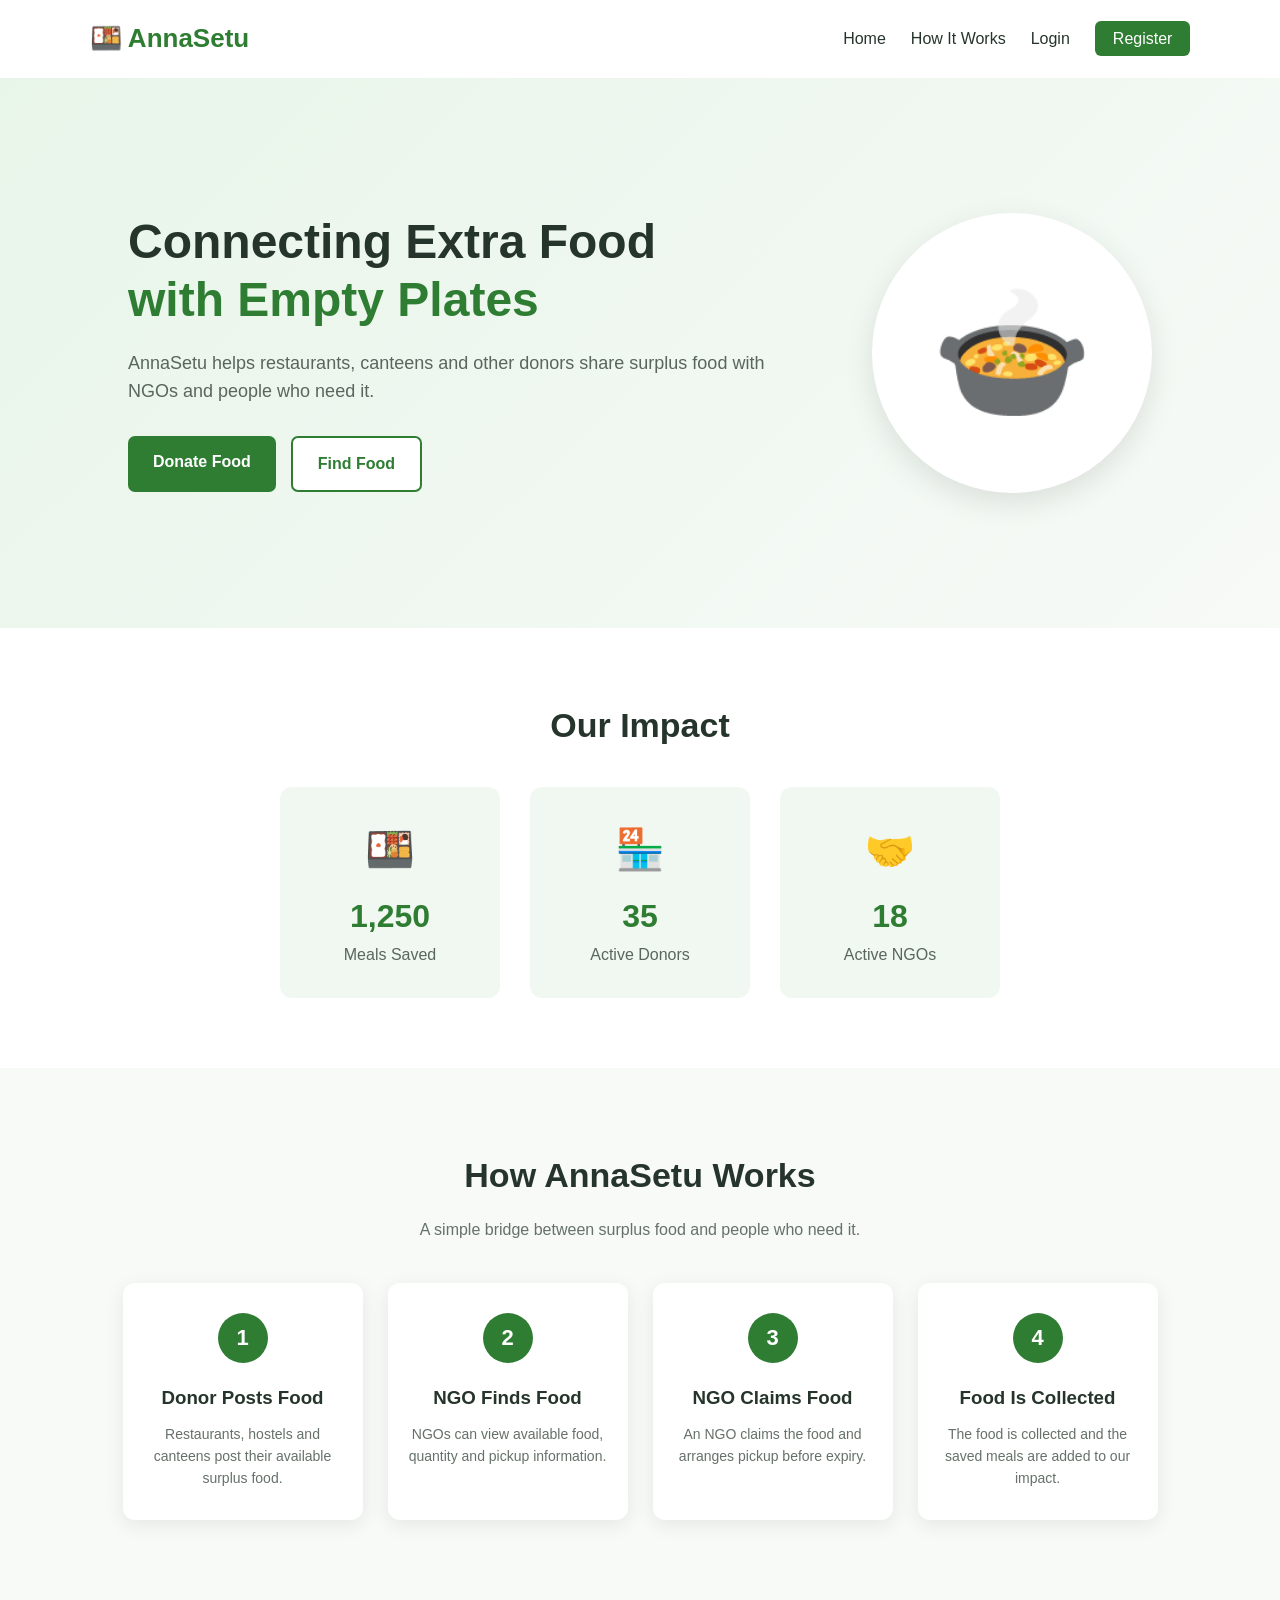
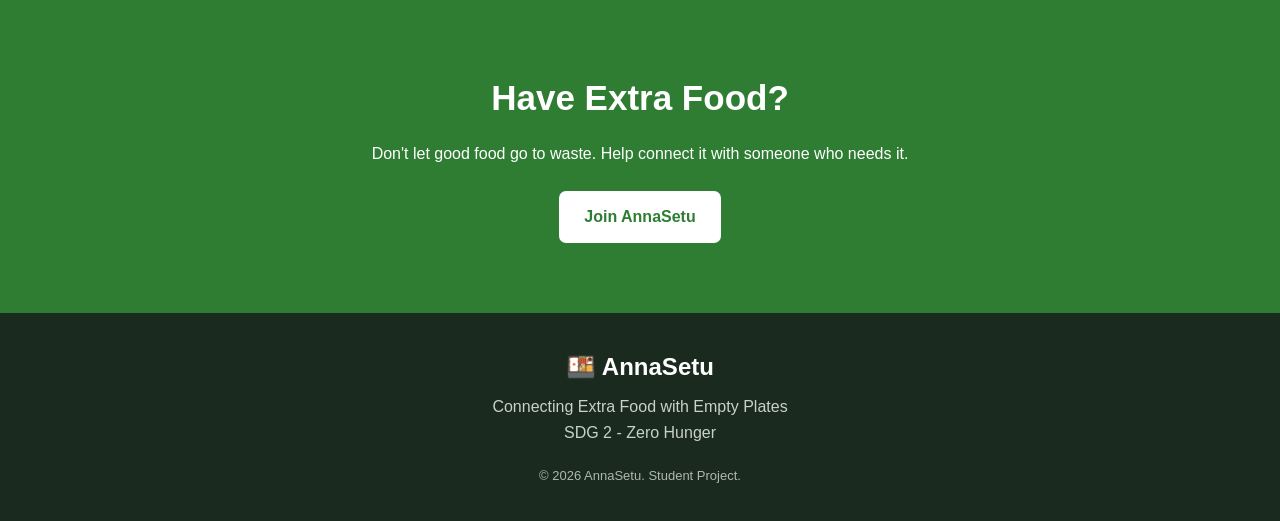
<file: index.html>
<!DOCTYPE html>
<html lang="en">

<head>
    <meta charset="UTF-8">

    <meta name="viewport" content="width=device-width, initial-scale=1.0">

    <title>AnnaSetu - Food Sharing</title>

    <link rel="stylesheet" href="style.css">
</head>

<body>

    <!-- Navigation Bar -->
    <header>
        <nav class="navbar">

            <div class="logo">
                🍱 AnnaSetu
            </div>

            <ul class="nav-links">
                <li><a href="index.html">Home</a></li>
                <li><a href="#how-it-works">How It Works</a></li>
                <li><a href="login.html">Login</a></li>
                <li><a href="register.html" class="nav-button">Register</a></li>
            </ul>

        </nav>
    </header>


    <!-- Hero Section -->
    <section class="hero">

        <div class="hero-content">

            <h1>
                Connecting Extra Food
                <span>with Empty Plates</span>
            </h1>

            <p>
                AnnaSetu helps restaurants, canteens and other donors
                share surplus food with NGOs and people who need it.
            </p>

            <div class="hero-buttons">

                <a href="register.html" class="primary-button">
                    Donate Food
                </a>

                <a href="login.html" class="secondary-button">
                    Find Food
                </a>

            </div>

        </div>

        <div class="hero-image">
            🍲
        </div>

    </section>


    <!-- Impact Section -->
    <section class="impact">

        <h2>Our Impact</h2>

        <div class="impact-container">

            <div class="impact-card">
                <div class="impact-icon">🍱</div>
                <h3>1,250</h3>
                <p>Meals Saved</p>
            </div>

            <div class="impact-card">
                <div class="impact-icon">🏪</div>
                <h3>35</h3>
                <p>Active Donors</p>
            </div>

            <div class="impact-card">
                <div class="impact-icon">🤝</div>
                <h3>18</h3>
                <p>Active NGOs</p>
            </div>

        </div>

    </section>


    <!-- How It Works -->
    <section id="how-it-works" class="how-it-works">

        <h2>How AnnaSetu Works</h2>

        <p class="section-description">
            A simple bridge between surplus food and people who need it.
        </p>

        <div class="steps">

            <div class="step-card">

                <div class="step-number">1</div>

                <h3>Donor Posts Food</h3>

                <p>
                    Restaurants, hostels and canteens
                    post their available surplus food.
                </p>

            </div>


            <div class="step-card">

                <div class="step-number">2</div>

                <h3>NGO Finds Food</h3>

                <p>
                    NGOs can view available food,
                    quantity and pickup information.
                </p>

            </div>


            <div class="step-card">

                <div class="step-number">3</div>

                <h3>NGO Claims Food</h3>

                <p>
                    An NGO claims the food and
                    arranges pickup before expiry.
                </p>

            </div>


            <div class="step-card">

                <div class="step-number">4</div>

                <h3>Food Is Collected</h3>

                <p>
                    The food is collected and the
                    saved meals are added to our impact.
                </p>

            </div>

        </div>

    </section>


    <!-- Call To Action -->
    <section class="cta">

        <h2>Have Extra Food?</h2>

        <p>
            Don't let good food go to waste.
            Help connect it with someone who needs it.
        </p>

        <a href="register.html" class="primary-button">
            Join AnnaSetu
        </a>

    </section>


    <!-- Footer -->
    <footer>

        <div class="footer-content">

            <h3>🍱 AnnaSetu</h3>

            <p>
                Connecting Extra Food with Empty Plates
            </p>

            <p>
                SDG 2 - Zero Hunger
            </p>

        </div>

        <p class="copyright">
            © 2026 AnnaSetu. Student Project.
        </p>

    </footer>


</body>

</html>
</file>
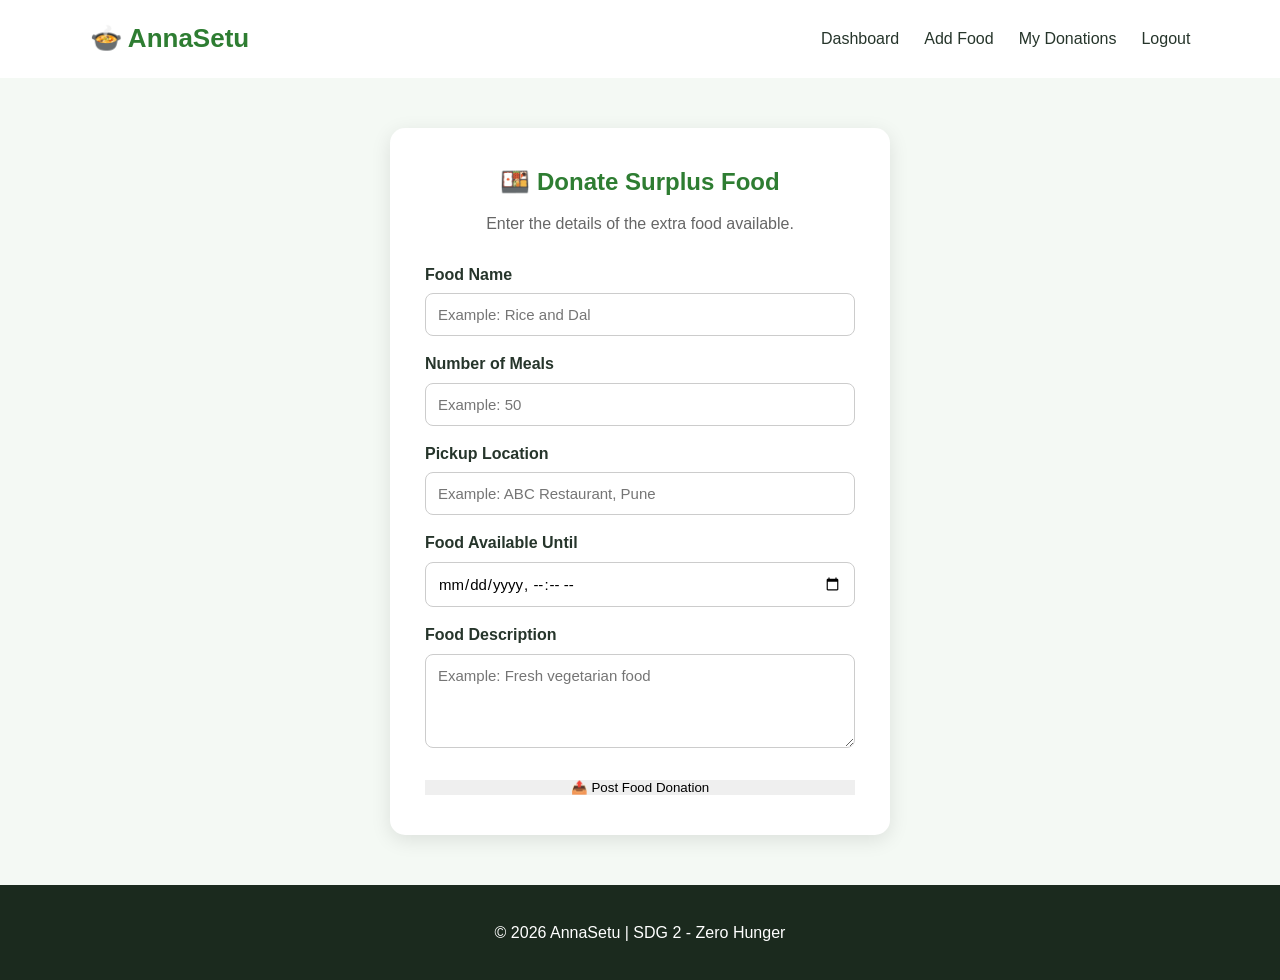
<file: add-food.html>
<!DOCTYPE html>
<html lang="en">

<head>

    <meta charset="UTF-8">

    <meta name="viewport" content="width=device-width, initial-scale=1.0">

    <title>Add Surplus Food - AnnaSetu</title>

    <link rel="stylesheet" href="style.css">

</head>

<body>

    <!-- Navigation Bar -->

    <nav class="navbar">

        <div class="logo">
            🍲 AnnaSetu
        </div>

        <ul class="nav-links">

            <li>
                <a href="donor-dashboard.html">Dashboard</a>
            </li>

            <li>
                <a href="add-food.html">Add Food</a>
            </li>

            <li>
                <a href="my-donations.html">My Donations</a>
            </li>

            <li>
                <a href="index.html">Logout</a>
            </li>

        </ul>

    </nav>


    <!-- Add Food Section -->

    <section class="food-form-section">

        <div class="food-form-box">

            <h1>🍱 Donate Surplus Food</h1>

            <p>
                Enter the details of the extra food available.
            </p>


            <form id="foodForm">

                <!-- Food Name -->

                <label for="foodName">
                    Food Name
                </label>

                <input
                    type="text"
                    id="foodName"
                    placeholder="Example: Rice and Dal"
                    required
                >


                <!-- Quantity -->

                <label for="quantity">
                    Number of Meals
                </label>

                <input
                    type="number"
                    id="quantity"
                    placeholder="Example: 50"
                    min="1"
                    required
                >


                <!-- Location -->

                <label for="location">
                    Pickup Location
                </label>

                <input
                    type="text"
                    id="location"
                    placeholder="Example: ABC Restaurant, Pune"
                    required
                >


                <!-- Expiry -->

                <label for="expiry">
                    Food Available Until
                </label>

                <input
                    type="datetime-local"
                    id="expiry"
                    required
                >


                <!-- Description -->

                <label for="description">
                    Food Description
                </label>

                <textarea
                    id="description"
                    rows="4"
                    placeholder="Example: Fresh vegetarian food"
                    required
                ></textarea>


                <!-- Submit -->

                <button
                    type="submit"
                    class="btn"
                >
                    📤 Post Food Donation
                </button>

            </form>

        </div>

    </section>


    <!-- Footer -->

    <footer>

        <p>
            © 2026 AnnaSetu | SDG 2 - Zero Hunger
        </p>

    </footer>


    <script src="food.js"></script>

</body>

</html>
</file>
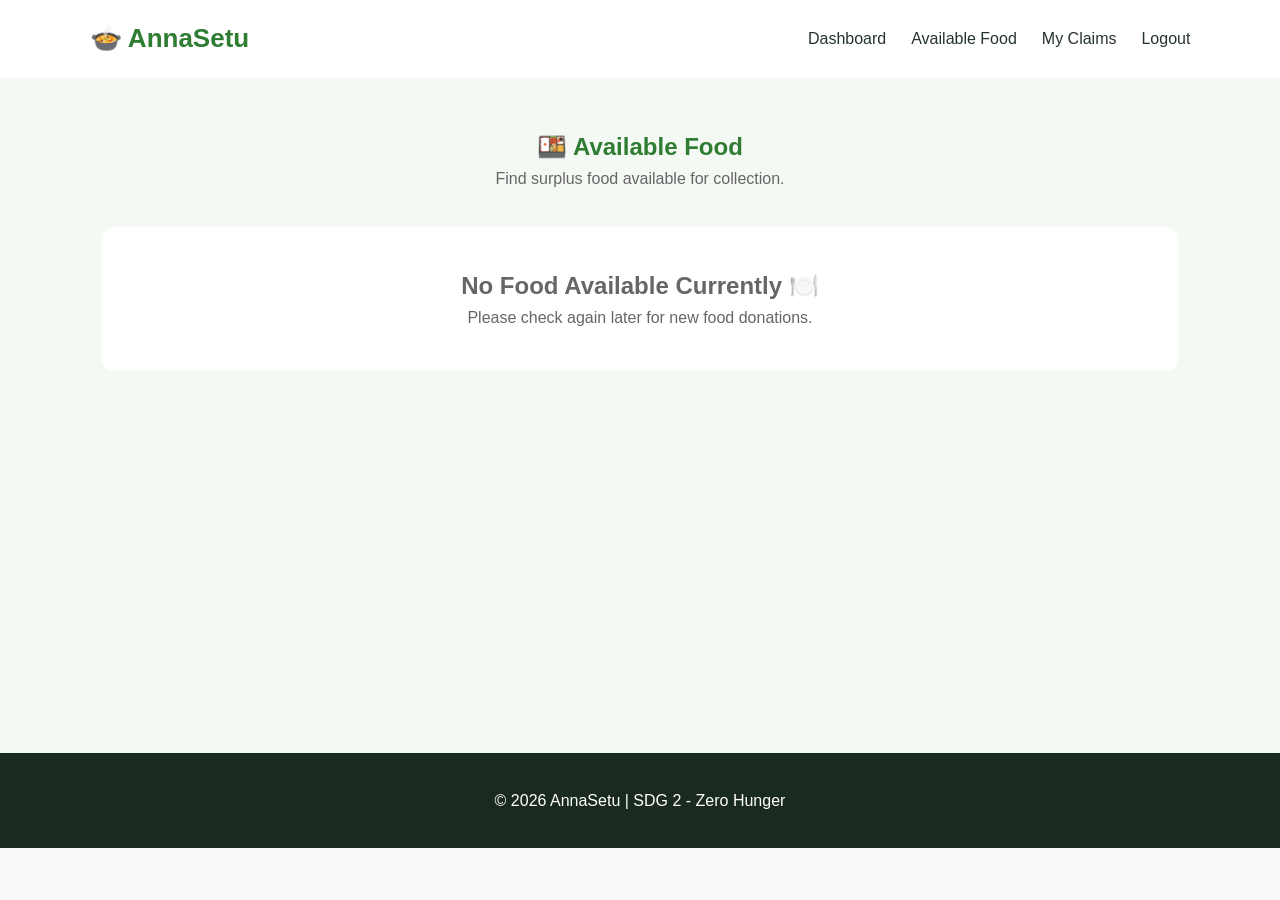
<file: available-food.html>
<!DOCTYPE html>
<html lang="en">

<head>

    <meta charset="UTF-8">

    <meta name="viewport" content="width=device-width, initial-scale=1.0">

    <title>Available Food - AnnaSetu</title>

    <link rel="stylesheet" href="style.css">

</head>

<body>

    <!-- Navigation -->

    <nav class="navbar">

        <div class="logo">
            🍲 AnnaSetu
        </div>

        <ul class="nav-links">

            <li>
                <a href="ngo-dashboard.html">Dashboard</a>
            </li>

            <li>
                <a href="available-food.html">Available Food</a>
            </li>

            <li>
                <a href="my-claims.html">My Claims</a>
            </li>

            <li>
                <a href="index.html">Logout</a>
            </li>

        </ul>

    </nav>


    <!-- Available Food -->

    <section class="donations-section">

        <h1>🍱 Available Food</h1>

        <p>
            Find surplus food available for collection.
        </p>


        <div id="availableFoodContainer">

        </div>

    </section>


    <!-- Footer -->

    <footer>

        <p>
            © 2026 AnnaSetu | SDG 2 - Zero Hunger
        </p>

    </footer>


    <script src="available-food.js"></script>

</body>

</html>
</file>
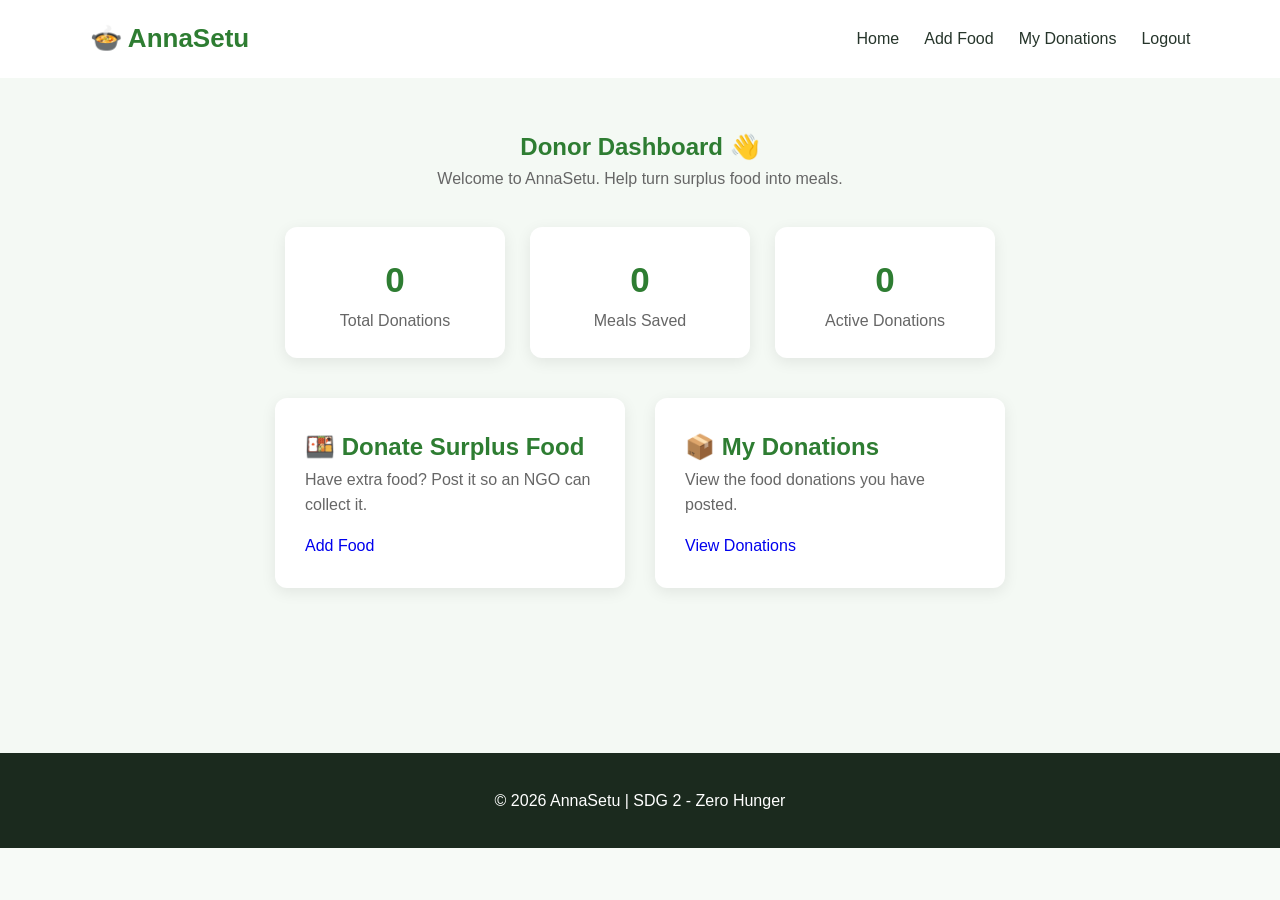
<file: donor-dashboard.html>
<!DOCTYPE html>
<html lang="en">

<head>

    <meta charset="UTF-8">

    <meta name="viewport" content="width=device-width, initial-scale=1.0">

    <title>Donor Dashboard - AnnaSetu</title>

    <link rel="stylesheet" href="style.css">

</head>

<body>

    <!-- Navigation -->

    <nav class="navbar">

        <div class="logo">
            🍲 AnnaSetu
        </div>

        <ul class="nav-links">

            <li>
                <a href="index.html">Home</a>
            </li>

            <li>
                <a href="add-food.html">Add Food</a>
            </li>

            <li>
                <a href="my-donations.html">My Donations</a>
            </li>

            <li>
                <a href="login.html">Logout</a>
            </li>

        </ul>

    </nav>


    <!-- Dashboard -->

    <section class="dashboard">

        <h1>Donor Dashboard 👋</h1>

        <p>
            Welcome to AnnaSetu. Help turn surplus food into meals.
        </p>


        <!-- Statistics -->

        <div class="dashboard-cards">

            <div class="dashboard-card">

                <h2 id="totalDonations">0</h2>

                <p>Total Donations</p>

            </div>


            <div class="dashboard-card">

                <h2 id="mealsSaved">0</h2>

                <p>Meals Saved</p>

            </div>


            <div class="dashboard-card">

                <h2 id="activeDonations">0</h2>

                <p>Active Donations</p>

            </div>

        </div>


        <!-- Main Actions -->

        <div class="dashboard-actions">

            <div class="action-card">

                <h2>🍱 Donate Surplus Food</h2>

                <p>
                    Have extra food? Post it so an NGO can collect it.
                </p>

                <a href="add-food.html" class="btn">
                    Add Food
                </a>

            </div>


            <div class="action-card">

                <h2>📦 My Donations</h2>

                <p>
                    View the food donations you have posted.
                </p>

                <a href="my-donations.html" class="btn">
                    View Donations
                </a>

            </div>

        </div>

    </section>


    <!-- Footer -->

    <footer>

        <p>
            © 2026 AnnaSetu | SDG 2 - Zero Hunger
        </p>

    </footer>


    <script src="donor.js"></script>

</body>

</html>
</file>
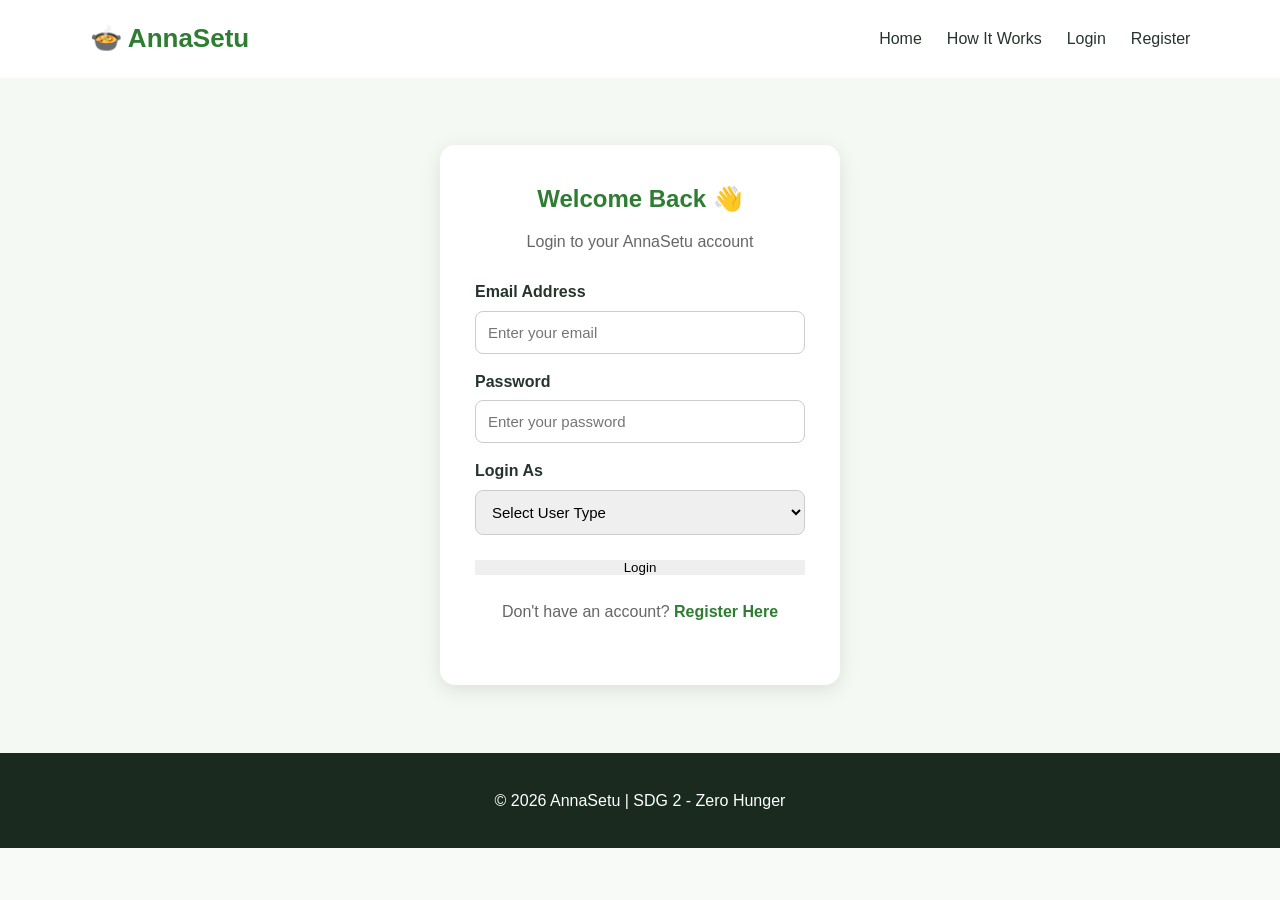
<file: login.html>
<!DOCTYPE html>
<html lang="en">
<head>
    <meta charset="UTF-8">
    <meta name="viewport" content="width=device-width, initial-scale=1.0">

    <title>Login - AnnaSetu</title>

    <link rel="stylesheet" href="style.css">
</head>

<body>

    <!-- Navigation Bar -->
    <nav class="navbar">

        <div class="logo">
            🍲 AnnaSetu
        </div>

        <ul class="nav-links">
            <li><a href="index.html">Home</a></li>
            <li><a href="index.html#how-it-works">How It Works</a></li>
            <li><a href="login.html">Login</a></li>
            <li><a href="register.html">Register</a></li>
        </ul>

    </nav>


    <!-- Login Section -->
    <section class="login-section">

        <div class="login-box">

            <h1>Welcome Back 👋</h1>

            <p>Login to your AnnaSetu account</p>


            <form id="loginForm">

                <!-- Email -->
                <label for="email">Email Address</label>

                <input
                    type="email"
                    id="email"
                    placeholder="Enter your email"
                    required
                >


                <!-- Password -->
                <label for="password">Password</label>

                <input
                    type="password"
                    id="password"
                    placeholder="Enter your password"
                    required
                >


                <!-- User Type -->
                <label for="userType">Login As</label>

                <select id="userType" required>

                    <option value="">Select User Type</option>

                    <option value="donor">
                        Food Donor
                    </option>

                    <option value="ngo">
                        NGO / Receiver
                    </option>

                </select>


                <!-- Login Button -->
                <button type="submit" class="btn">
                    Login
                </button>

            </form>


            <p class="register-text">
                Don't have an account?
                <a href="register.html">Register Here</a>
            </p>

        </div>

    </section>


    <!-- Footer -->
    <footer>

        <p>
            © 2026 AnnaSetu | SDG 2 - Zero Hunger
        </p>

    </footer>


    <script src="login.js"></script>

</body>
</html>
</file>
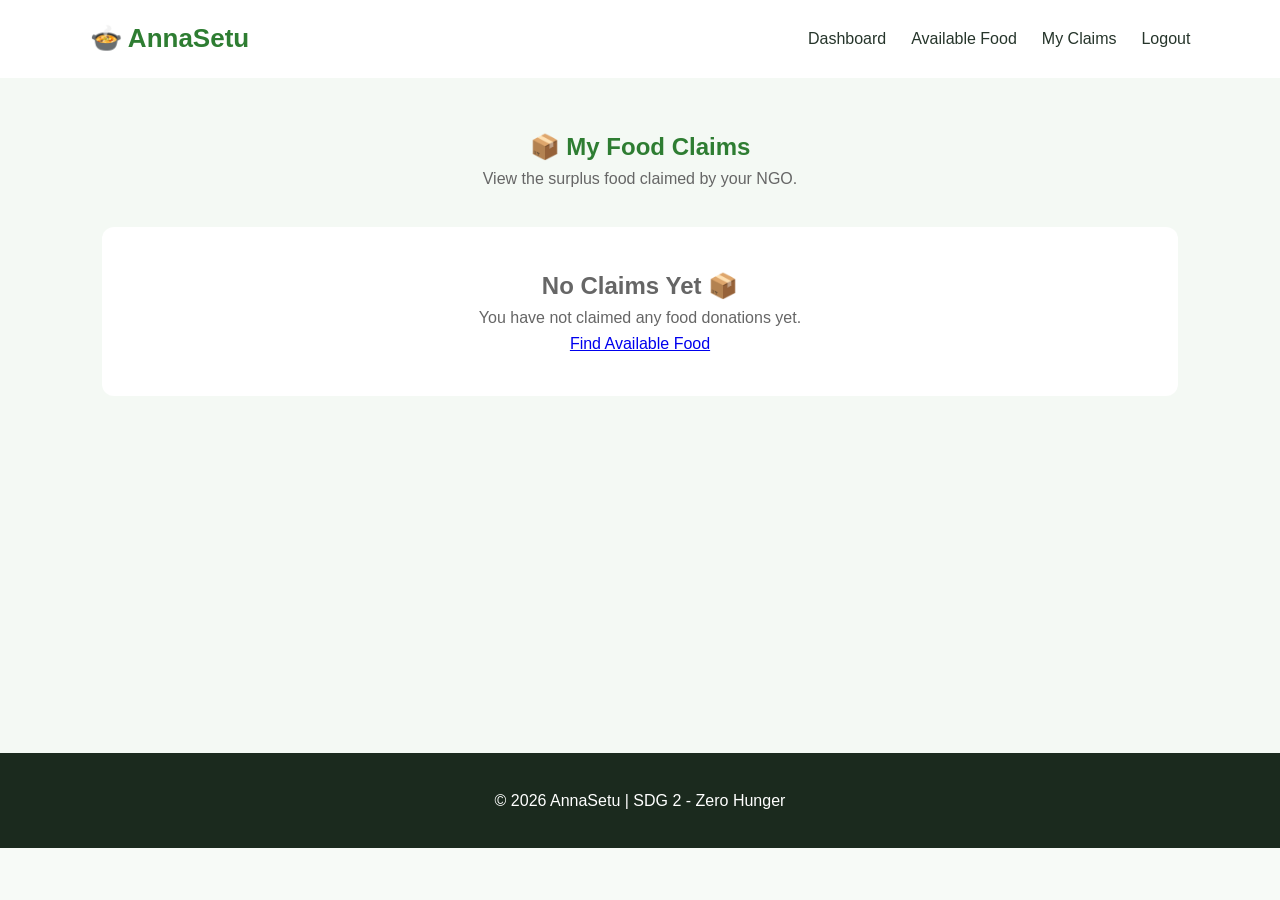
<file: my-claims.html>
<!DOCTYPE html>
<html lang="en">

<head>

    <meta charset="UTF-8">

    <meta name="viewport" content="width=device-width, initial-scale=1.0">

    <title>My Claims - AnnaSetu</title>

    <link rel="stylesheet" href="style.css">

</head>

<body>

    <!-- Navigation -->

    <nav class="navbar">

        <div class="logo">
            🍲 AnnaSetu
        </div>

        <ul class="nav-links">

            <li>
                <a href="ngo-dashboard.html">Dashboard</a>
            </li>

            <li>
                <a href="available-food.html">Available Food</a>
            </li>

            <li>
                <a href="my-claims.html">My Claims</a>
            </li>

            <li>
                <a href="index.html">Logout</a>
            </li>

        </ul>

    </nav>


    <!-- Claims Section -->

    <section class="donations-section">

        <h1>📦 My Food Claims</h1>

        <p>
            View the surplus food claimed by your NGO.
        </p>


        <div id="claimsContainer">

        </div>

    </section>


    <!-- Footer -->

    <footer>

        <p>
            © 2026 AnnaSetu | SDG 2 - Zero Hunger
        </p>

    </footer>


    <script src="claims.js"></script>

</body>

</html>
</file>
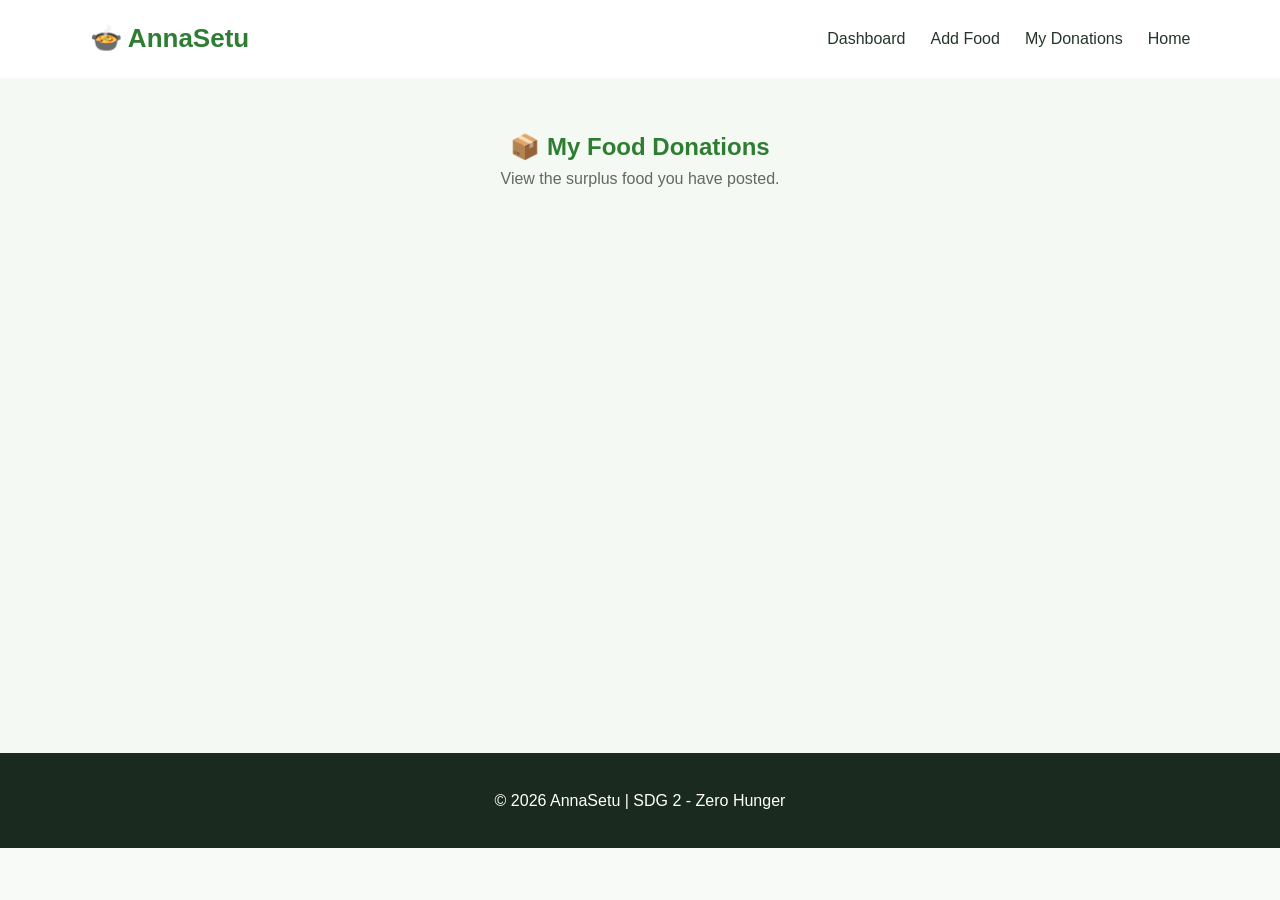
<file: my-donations.html>
<!DOCTYPE html>
<html lang="en">

<head>

    <meta charset="UTF-8">

    <meta name="viewport" content="width=device-width, initial-scale=1.0">

    <title>My Donations - AnnaSetu</title>

    <link rel="stylesheet" href="style.css">

</head>

<body>

    <!-- Navigation -->

    <nav class="navbar">

        <div class="logo">
            🍲 AnnaSetu
        </div>

        <ul class="nav-links">

            <li>
                <a href="donor-dashboard.html">Dashboard</a>
            </li>

            <li>
                <a href="add-food.html">Add Food</a>
            </li>

            <li>
                <a href="my-donations.html">My Donations</a>
            </li>

            <li>
                <a href="index.html">Home</a>
            </li>

        </ul>

    </nav>


    <!-- Donations Section -->

    <section class="donations-section">

        <h1>📦 My Food Donations</h1>

        <p>
            View the surplus food you have posted.
        </p>


        <!-- Donation Cards -->

        <div id="donationsContainer">

        </div>

    </section>


    <!-- Footer -->

    <footer>

        <p>
            © 2026 AnnaSetu | SDG 2 - Zero Hunger
        </p>

    </footer>


    <script src="donations.js"></script>

</body>

</html>
</file>
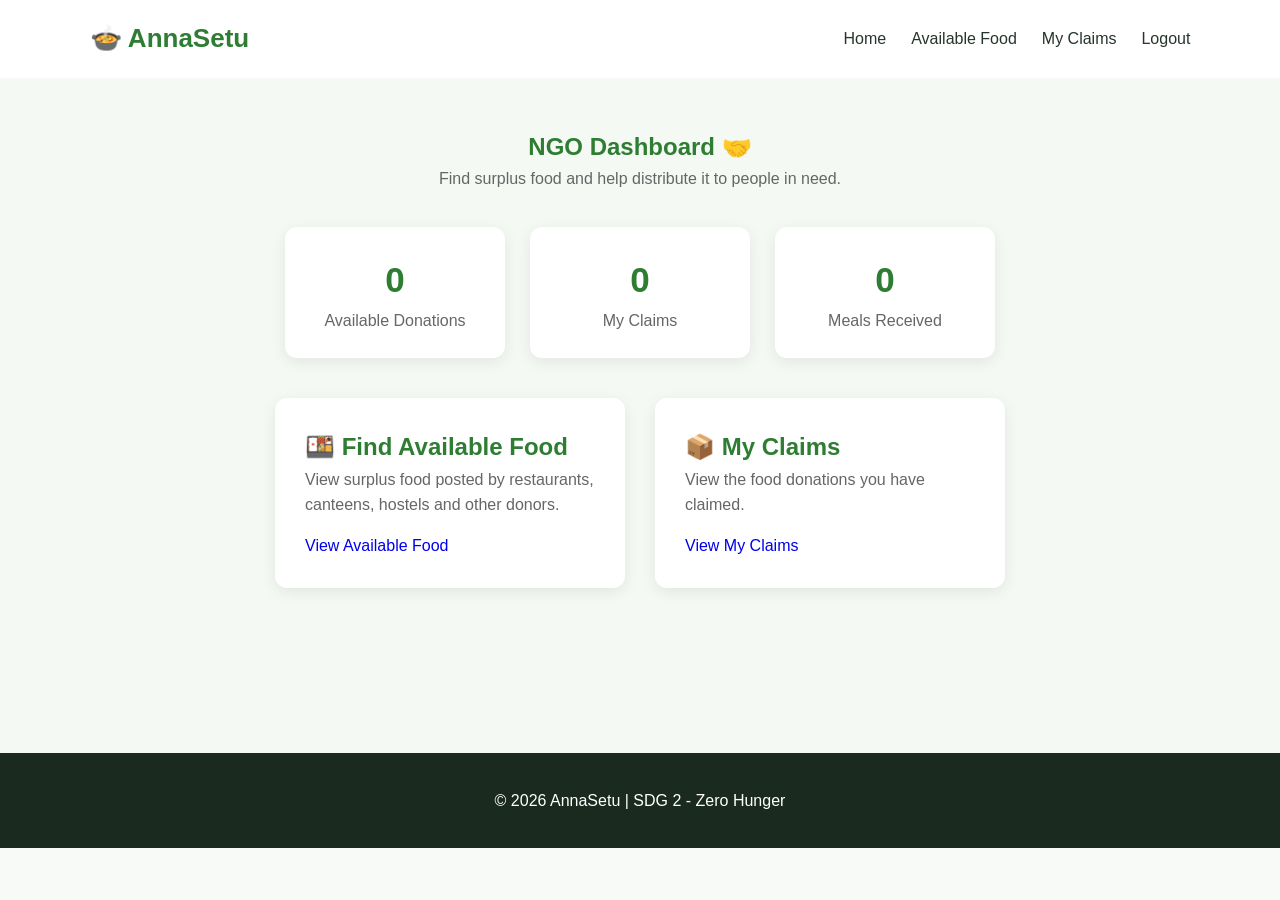
<file: ngo-dashboard.html>
<!DOCTYPE html>
<html lang="en">

<head>

    <meta charset="UTF-8">

    <meta name="viewport" content="width=device-width, initial-scale=1.0">

    <title>NGO Dashboard - AnnaSetu</title>

    <link rel="stylesheet" href="style.css">

</head>

<body>

    <!-- Navigation -->

    <nav class="navbar">

        <div class="logo">
            🍲 AnnaSetu
        </div>

        <ul class="nav-links">

            <li>
                <a href="index.html">Home</a>
            </li>

            <li>
                <a href="available-food.html">Available Food</a>
            </li>

            <li>
                <a href="my-claims.html">My Claims</a>
            </li>

            <li>
                <a href="index.html">Logout</a>
            </li>

        </ul>

    </nav>


    <!-- NGO Dashboard -->

    <section class="dashboard">

        <h1>NGO Dashboard 🤝</h1>

        <p>
            Find surplus food and help distribute it to people in need.
        </p>


        <!-- Statistics -->

        <div class="dashboard-cards">

            <div class="dashboard-card">

                <h2 id="availableFood">0</h2>

                <p>Available Donations</p>

            </div>


            <div class="dashboard-card">

                <h2 id="claimedFood">0</h2>

                <p>My Claims</p>

            </div>


            <div class="dashboard-card">

                <h2 id="mealsReceived">0</h2>

                <p>Meals Received</p>

            </div>

        </div>


        <!-- Main Action -->

        <div class="dashboard-actions">

            <div class="action-card">

                <h2>🍱 Find Available Food</h2>

                <p>
                    View surplus food posted by restaurants,
                    canteens, hostels and other donors.
                </p>

                <a href="available-food.html" class="btn">
                    View Available Food
                </a>

            </div>


            <div class="action-card">

                <h2>📦 My Claims</h2>

                <p>
                    View the food donations you have claimed.
                </p>

                <a href="my-claims.html" class="btn">
                    View My Claims
                </a>

            </div>

        </div>

    </section>


    <!-- Footer -->

    <footer>

        <p>
            © 2026 AnnaSetu | SDG 2 - Zero Hunger
        </p>

    </footer>


    <script src="ngo.js"></script>

</body>

</html>
</file>
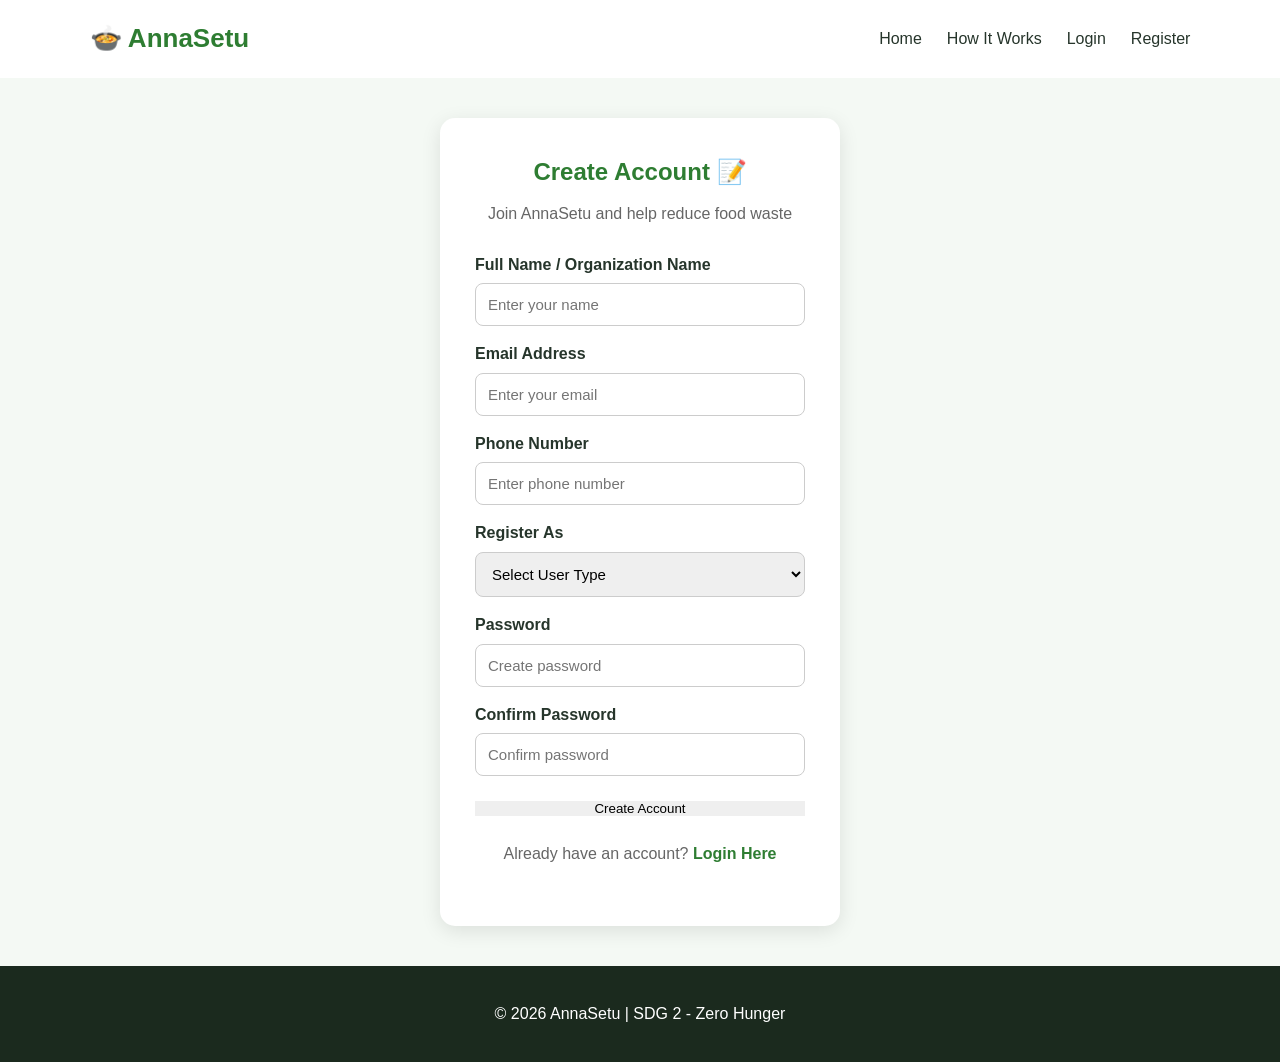
<file: register.html>
<!DOCTYPE html>
<html lang="en">

<head>

    <meta charset="UTF-8">

    <meta name="viewport" content="width=device-width, initial-scale=1.0">

    <title>Register - AnnaSetu</title>

    <link rel="stylesheet" href="style.css">

</head>

<body>

    <!-- Navigation Bar -->

    <nav class="navbar">

        <div class="logo">
            🍲 AnnaSetu
        </div>

        <ul class="nav-links">

            <li>
                <a href="index.html">Home</a>
            </li>

            <li>
                <a href="index.html#how-it-works">
                    How It Works
                </a>
            </li>

            <li>
                <a href="login.html">Login</a>
            </li>

            <li>
                <a href="register.html">Register</a>
            </li>

        </ul>

    </nav>


    <!-- Registration Section -->

    <section class="login-section">

        <div class="login-box">

            <h1>Create Account 📝</h1>

            <p>Join AnnaSetu and help reduce food waste</p>


            <form id="registerForm">


                <!-- Full Name -->

                <label for="name">
                    Full Name / Organization Name
                </label>

                <input
                    type="text"
                    id="name"
                    placeholder="Enter your name"
                    required
                >


                <!-- Email -->

                <label for="email">
                    Email Address
                </label>

                <input
                    type="email"
                    id="email"
                    placeholder="Enter your email"
                    required
                >


                <!-- Phone -->

                <label for="phone">
                    Phone Number
                </label>

                <input
                    type="tel"
                    id="phone"
                    placeholder="Enter phone number"
                    required
                >


                <!-- User Type -->

                <label for="userType">
                    Register As
                </label>

                <select id="userType" required>

                    <option value="">
                        Select User Type
                    </option>

                    <option value="donor">
                        Food Donor
                    </option>

                    <option value="ngo">
                        NGO / Receiver
                    </option>

                </select>


                <!-- Password -->

                <label for="password">
                    Password
                </label>

                <input
                    type="password"
                    id="password"
                    placeholder="Create password"
                    required
                >


                <!-- Confirm Password -->

                <label for="confirmPassword">
                    Confirm Password
                </label>

                <input
                    type="password"
                    id="confirmPassword"
                    placeholder="Confirm password"
                    required
                >


                <!-- Register Button -->

                <button
                    type="submit"
                    class="btn"
                >
                    Create Account
                </button>


            </form>


            <p class="register-text">

                Already have an account?

                <a href="login.html">
                    Login Here
                </a>

            </p>

        </div>

    </section>


    <!-- Footer -->

    <footer>

        <p>
            © 2026 AnnaSetu | SDG 2 - Zero Hunger
        </p>

    </footer>


    <script src="register.js"></script>

</body>

</html>
</file>
<file: style.css>
/* ================================
   AnnaSetu - Main Styles
   ================================ */

* {
    margin: 0;
    padding: 0;
    box-sizing: border-box;
}

body {
    font-family: Arial, Helvetica, sans-serif;
    background-color: #f7faf7;
    color: #26352b;
    line-height: 1.6;
}


/* ================================
   Navigation
   ================================ */

.navbar {
    display: flex;
    justify-content: space-between;
    align-items: center;

    padding: 18px 7%;

    background-color: white;

    box-shadow: 0 2px 10px rgba(0, 0, 0, 0.08);
}

.logo {
    font-size: 26px;
    font-weight: bold;
    color: #2e7d32;
}

.nav-links {
    display: flex;
    align-items: center;
    gap: 25px;

    list-style: none;
}

.nav-links a {
    text-decoration: none;
    color: #26352b;
    font-weight: 500;
}

.nav-links a:hover {
    color: #2e7d32;
}

.nav-button {
    background-color: #2e7d32;
    color: white !important;

    padding: 9px 18px;
    border-radius: 6px;
}


/* ================================
   Hero Section
   ================================ */

.hero {
    min-height: 550px;

    display: flex;
    justify-content: space-between;
    align-items: center;

    padding: 70px 10%;

    background: linear-gradient(
        135deg,
        #e8f5e9,
        #f7faf7
    );
}

.hero-content {
    max-width: 650px;
}

.hero h1 {
    font-size: 48px;
    line-height: 1.2;
    margin-bottom: 20px;
}

.hero h1 span {
    display: block;
    color: #2e7d32;
}

.hero p {
    font-size: 18px;
    color: #59665d;
    margin-bottom: 30px;
}

.hero-buttons {
    display: flex;
    gap: 15px;
}

.primary-button,
.secondary-button {
    display: inline-block;

    text-decoration: none;

    padding: 13px 25px;

    border-radius: 7px;

    font-weight: bold;
}

.primary-button {
    background-color: #2e7d32;
    color: white;
}

.primary-button:hover {
    background-color: #1b5e20;
}

.secondary-button {
    border: 2px solid #2e7d32;
    color: #2e7d32;
    background-color: white;
}

.secondary-button:hover {
    background-color: #e8f5e9;
}

.hero-image {
    width: 280px;
    height: 280px;

    display: flex;
    justify-content: center;
    align-items: center;

    background-color: white;

    border-radius: 50%;

    font-size: 130px;

    box-shadow: 0 10px 30px rgba(0, 0, 0, 0.1);
}


/* ================================
   Impact Section
   ================================ */

.impact {
    padding: 70px 8%;

    text-align: center;

    background-color: white;
}

.impact h2,
.how-it-works h2 {
    font-size: 34px;
    margin-bottom: 35px;
}

.impact-container {
    display: flex;
    justify-content: center;
    gap: 30px;

    flex-wrap: wrap;
}

.impact-card {
    width: 220px;

    padding: 30px 20px;

    background-color: #f1f8f2;

    border-radius: 12px;
}

.impact-icon {
    font-size: 40px;
    margin-bottom: 10px;
}

.impact-card h3 {
    font-size: 32px;
    color: #2e7d32;
}

.impact-card p {
    color: #59665d;
}


/* ================================
   How It Works
   ================================ */

.how-it-works {
    padding: 80px 8%;

    text-align: center;
}

.section-description {
    color: #657169;
    margin-top: -20px;
    margin-bottom: 40px;
}

.steps {
    display: flex;
    justify-content: center;
    gap: 25px;

    flex-wrap: wrap;
}

.step-card {
    width: 240px;

    padding: 30px 20px;

    background-color: white;

    border-radius: 12px;

    box-shadow: 0 5px 20px rgba(0, 0, 0, 0.08);
}

.step-number {
    width: 50px;
    height: 50px;

    display: flex;
    justify-content: center;
    align-items: center;

    margin: 0 auto 20px;

    border-radius: 50%;

    background-color: #2e7d32;
    color: white;

    font-size: 22px;
    font-weight: bold;
}

.step-card h3 {
    margin-bottom: 10px;
}

.step-card p {
    color: #657169;
    font-size: 14px;
}


/* ================================
   Call To Action
   ================================ */

.cta {
    text-align: center;

    padding: 70px 20px;

    background-color: #2e7d32;

    color: white;
}

.cta h2 {
    font-size: 35px;
    margin-bottom: 15px;
}

.cta p {
    margin-bottom: 25px;
}

.cta .primary-button {
    background-color: white;
    color: #2e7d32;
}


/* ================================
   Footer
   ================================ */

footer {
    padding: 35px 20px;

    text-align: center;

    background-color: #1b2a1e;

    color: white;
}

.footer-content h3 {
    font-size: 24px;
    margin-bottom: 8px;
}

.footer-content p {
    color: #c8d1ca;
}

.copyright {
    margin-top: 20px;

    font-size: 13px;

    color: #aeb8b0;
}


/* ================================
   Mobile Responsive Design
   ================================ */

@media (max-width: 768px) {

    .navbar {
        flex-direction: column;
        gap: 15px;
    }

    .nav-links {
        gap: 12px;
        flex-wrap: wrap;
        justify-content: center;
    }

    .hero {
        flex-direction: column;
        text-align: center;

        padding: 50px 20px;
    }

    .hero h1 {
        font-size: 36px;
    }

    .hero-buttons {
        justify-content: center;
    }

    .hero-image {
        margin-top: 40px;

        width: 200px;
        height: 200px;

        font-size: 90px;
    }

}

/* =========================
   LOGIN PAGE
========================= */

.login-section {
    min-height: 75vh;
    display: flex;
    justify-content: center;
    align-items: center;
    padding: 40px 20px;
    background: #f4f9f4;
}

.login-box {
    width: 400px;
    background: white;
    padding: 35px;
    border-radius: 15px;
    box-shadow: 0 5px 20px rgba(0, 0, 0, 0.1);
}

.login-box h1 {
    text-align: center;
    color: #2e7d32;
    margin-bottom: 10px;
}

.login-box p {
    text-align: center;
    color: #666;
    margin-bottom: 25px;
}

.login-box label {
    display: block;
    margin-top: 15px;
    margin-bottom: 6px;
    font-weight: bold;
}

.login-box input,
.login-box select {
    width: 100%;
    padding: 12px;
    border: 1px solid #ccc;
    border-radius: 8px;
    font-size: 15px;
    box-sizing: border-box;
}

.login-box input:focus,
.login-box select:focus {
    outline: none;
    border-color: #2e7d32;
}

.login-box .btn {
    width: 100%;
    margin-top: 25px;
    border: none;
    cursor: pointer;
}

.register-text {
    margin-top: 20px;
}

.register-text a {
    color: #2e7d32;
    font-weight: bold;
    text-decoration: none;
}

/* =========================
   DONOR DASHBOARD
========================= */

.dashboard {
    min-height: 75vh;
    padding: 50px 8%;
    background: #f4f9f4;
}

.dashboard h1 {
    text-align: center;
    color: #2e7d32;
}

.dashboard > p {
    text-align: center;
    color: #666;
    margin-bottom: 35px;
}


/* Statistics */

.dashboard-cards {
    display: flex;
    justify-content: center;
    gap: 25px;
    margin-bottom: 40px;
    flex-wrap: wrap;
}

.dashboard-card {
    background: white;
    width: 220px;
    padding: 25px;
    text-align: center;
    border-radius: 12px;
    box-shadow: 0 4px 15px rgba(0,0,0,0.08);
}

.dashboard-card h2 {
    font-size: 35px;
    color: #2e7d32;
    margin: 0;
}

.dashboard-card p {
    color: #666;
}


/* Action Cards */

.dashboard-actions {
    display: flex;
    justify-content: center;
    gap: 30px;
    flex-wrap: wrap;
}

.action-card {
    background: white;
    width: 350px;
    padding: 30px;
    border-radius: 12px;
    box-shadow: 0 4px 15px rgba(0,0,0,0.08);
}

.action-card h2 {
    color: #2e7d32;
}

.action-card p {
    color: #666;
    line-height: 1.6;
}

.action-card .btn {
    display: inline-block;
    margin-top: 15px;
    text-decoration: none;
}

/* =========================
   ADD FOOD PAGE
========================= */

.food-form-section {
    min-height: 75vh;
    padding: 50px 20px;
    background: #f4f9f4;
    display: flex;
    justify-content: center;
    align-items: center;
}

.food-form-box {
    width: 500px;
    background: white;
    padding: 35px;
    border-radius: 15px;
    box-shadow: 0 5px 20px rgba(0, 0, 0, 0.1);
}

.food-form-box h1 {
    text-align: center;
    color: #2e7d32;
    margin-bottom: 10px;
}

.food-form-box > p {
    text-align: center;
    color: #666;
    margin-bottom: 25px;
}

.food-form-box label {
    display: block;
    margin-top: 15px;
    margin-bottom: 6px;
    font-weight: bold;
}

.food-form-box input,
.food-form-box textarea {
    width: 100%;
    padding: 12px;
    border: 1px solid #ccc;
    border-radius: 8px;
    font-size: 15px;
    box-sizing: border-box;
    font-family: inherit;
}

.food-form-box input:focus,
.food-form-box textarea:focus {
    outline: none;
    border-color: #2e7d32;
}

.food-form-box textarea {
    resize: vertical;
}

.food-form-box .btn {
    width: 100%;
    margin-top: 25px;
    border: none;
    cursor: pointer;
}

/* =========================
   MY DONATIONS
========================= */

.donations-section {
    min-height: 75vh;
    padding: 50px 8%;
    background: #f4f9f4;
}

.donations-section h1 {
    text-align: center;
    color: #2e7d32;
}

.donations-section > p {
    text-align: center;
    color: #666;
    margin-bottom: 35px;
}


/* Donation Container */

#donationsContainer {
    display: grid;
    grid-template-columns: repeat(auto-fit, minmax(280px, 1fr));
    gap: 25px;
}


/* Donation Card */

.donation-card {
    background: white;
    padding: 25px;
    border-radius: 12px;
    box-shadow: 0 4px 15px rgba(0,0,0,0.08);
}

.donation-card h2 {
    color: #2e7d32;
    margin-top: 0;
}

.donation-card p {
    color: #555;
    line-height: 1.6;
}


/* Status */

.status {
    display: inline-block;
    padding: 6px 12px;
    border-radius: 20px;
    background: #e8f5e9;
    color: #2e7d32;
    font-weight: bold;
    margin-top: 10px;
}


/* Empty message */

.empty-message {
    text-align: center;
    background: white;
    padding: 40px;
    border-radius: 12px;
    color: #666;
}

/* =========================
   NGO DASHBOARD
========================= */

.ngo-card {
    background: white;
    padding: 25px;
    border-radius: 12px;
    box-shadow: 0 4px 15px rgba(0,0,0,0.08);
}

/* =========================
   AVAILABLE FOOD
========================= */

.food-card {
    background: white;
    padding: 25px;
    border-radius: 12px;
    box-shadow: 0 4px 15px rgba(0,0,0,0.08);
}

.food-card h2 {
    color: #2e7d32;
    margin-top: 0;
}

.food-card p {
    color: #555;
    line-height: 1.6;
}

.claim-btn {
    margin-top: 15px;
    border: none;
    cursor: pointer;
    width: 100%;
}

.claimed {
    background: #eeeeee;
    color: #666;
    padding: 10px;
    border-radius: 8px;
    text-align: center;
}

.food-grid {
    display: grid;
    grid-template-columns: repeat(
        auto-fit,
        minmax(280px, 1fr)
    );

    gap: 25px;
}
</file>
